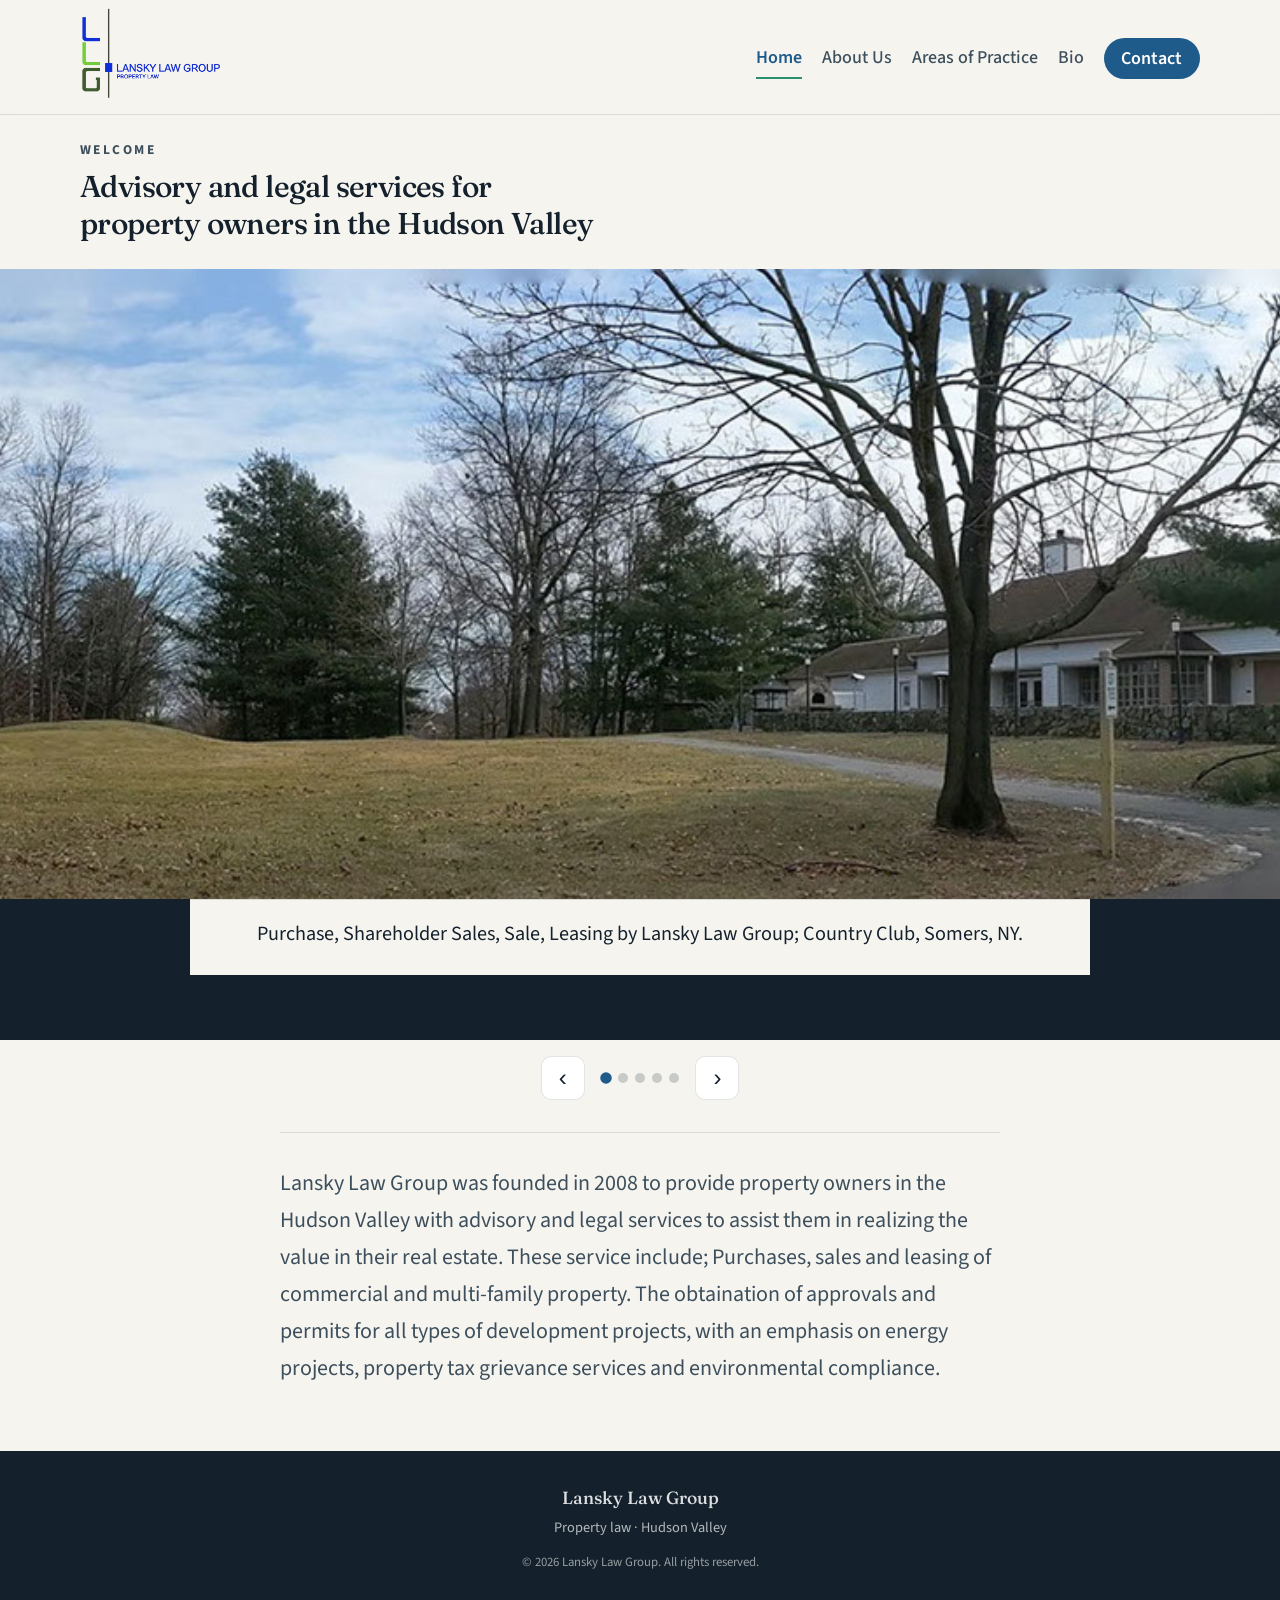
<file: index.html>
<!DOCTYPE html>
<html lang="en">
<head>
  <meta charset="UTF-8" />
  <meta name="viewport" content="width=device-width, initial-scale=1" />
  <meta name="description" content="Lansky Law Group — property law in the Hudson Valley. Construction, commercial real estate, land use and zoning, and property tax grievance." />
  <title>Lansky Law Group | Property Law</title>
  <link rel="preconnect" href="https://fonts.googleapis.com" />
  <link rel="preconnect" href="https://fonts.gstatic.com" crossorigin />
  <link href="https://fonts.googleapis.com/css2?family=Fraunces:opsz,wght@9..144,400;9..144,500;9..144,600&family=Source+Sans+3:ital,wght@0,400;0,500;0,600;0,700;1,400&display=swap" rel="stylesheet" />
  <link rel="stylesheet" href="styles.css" />
</head>
<body>
  <a class="skip-link" href="#main">Skip to content</a>

  <header class="site-header" id="top">
    <div class="header-inner">
      <div class="header-brand-block">
        <a class="brand" href="index.html" aria-label="Lansky Law Group — Property Law, home">
          <img
            class="brand-logo"
            src="logo.png"
            width="280"
            height="72"
            alt=""
          />
        </a>
      </div>

      <button type="button" class="nav-toggle" aria-expanded="false" aria-controls="site-nav" data-nav-toggle>
        <span class="nav-toggle-bars" aria-hidden="true"></span>
        <span class="visually-hidden">Menu</span>
      </button>

      <nav class="site-nav" id="site-nav" aria-label="Primary">
        <ul>
          <li><a href="index.html" aria-current="page">Home</a></li>
          <li><a href="about.html">About Us</a></li>
          <li><a href="practice.html">Areas of Practice</a></li>
          <li><a href="bio.html">Bio</a></li>
          <li><a href="contact.html" class="nav-cta">Contact</a></li>
        </ul>
      </nav>
    </div>
  </header>

  <main id="main">
    <h1 class="visually-hidden">Home — Lansky Law Group</h1>

    <section class="home" aria-labelledby="home-intro-heading">
      <div class="home-intro">
        <div class="container">
          <p class="home-intro__welcome">Welcome</p>
          <h2 id="home-intro-heading" class="home-intro__title">
            Advisory and legal services for property owners in the Hudson Valley
          </h2>
        </div>
      </div>

      <div
        class="carousel"
        data-carousel
        role="region"
        aria-roledescription="carousel"
        aria-label="Project photography and descriptions"
        tabindex="0"
      >
        <div class="carousel__viewport">
          <div class="carousel__track" data-carousel-track>
            <div class="carousel__slide" data-carousel-slide aria-hidden="false">
              <figure class="carousel__figure">
                <div class="carousel__img-wrap">
                  <img src="slide1.jpg" alt="" width="1200" height="675" decoding="async" fetchpriority="high" />
                </div>
                <figcaption class="carousel__caption">
                  Purchase, Shareholder Sales, Sale, Leasing by Lansky Law Group; Country Club, Somers, NY.
                </figcaption>
              </figure>
            </div>
            <div class="carousel__slide" data-carousel-slide aria-hidden="true">
              <figure class="carousel__figure">
                <div class="carousel__img-wrap">
                  <img src="slide2.jpg" alt="" width="1200" height="675" decoding="async" loading="lazy" />
                </div>
                <figcaption class="carousel__caption">
                  Purchase, Environmental Remediation, Environmental Compliance, Owner’s Representation for Construction, Financing, Leasing, by Lansky Law Group; Industrial Complex, Torrington, CT.
                </figcaption>
              </figure>
            </div>
            <div class="carousel__slide" data-carousel-slide aria-hidden="true">
              <figure class="carousel__figure">
                <div class="carousel__img-wrap">
                  <img src="slide3.jpg" alt="" width="1200" height="675" decoding="async" loading="lazy" />
                </div>
                <figcaption class="carousel__caption">
                  Owner’s Representation for Construction, Unit Sales, Planning Approvals, Property Tax Grievance, by Lansky Law Group; Condominium Complex, Beacon, NY.
                </figcaption>
              </figure>
            </div>
            <div class="carousel__slide" data-carousel-slide aria-hidden="true">
              <figure class="carousel__figure">
                <div class="carousel__img-wrap">
                  <img src="slide4.jpg" alt="" width="1200" height="675" decoding="async" loading="lazy" />
                </div>
                <figcaption class="carousel__caption">
                  Purchase, Zoning Variances, Planning Approvals, Building Department Approvals, Financing, Leasing, Environmental Compliance and Owner’s Representation for Construction by Lansky Law Group; Service Station, Elmsford, NY.
                </figcaption>
              </figure>
            </div>
            <div class="carousel__slide" data-carousel-slide aria-hidden="true">
              <figure class="carousel__figure">
                <div class="carousel__img-wrap">
                  <img src="slide5.jpg" alt="" width="1200" height="675" decoding="async" loading="lazy" />
                </div>
                <figcaption class="carousel__caption">
                  Owner’s Representation for Construction, Unit Sales, Planning Approvals, Property Tax Grievance, by Lansky Law Group; Condominium Complex, Beacon, NY.
                </figcaption>
              </figure>
            </div>
          </div>
        </div>

        <div class="carousel__toolbar container">
          <button type="button" class="carousel__btn carousel__btn--prev" data-carousel-prev aria-label="Previous slide">
            <span aria-hidden="true">‹</span>
          </button>
          <div class="carousel__dots" data-carousel-dots></div>
          <button type="button" class="carousel__btn carousel__btn--next" data-carousel-next aria-label="Next slide">
            <span aria-hidden="true">›</span>
          </button>
        </div>

        <p class="visually-hidden" aria-live="polite" data-carousel-live></p>
      </div>

      <div class="container narrow home-blurb">
        <div class="prose lead">
          <p>
            Lansky Law Group was founded in 2008 to provide property owners in the Hudson Valley with advisory and legal services to assist them in realizing the value in their real estate.  These service include; Purchases, sales and leasing of commercial and multi-family property. The obtaination of approvals and permits for all types of development projects, with an emphasis on energy projects, property tax grievance services and environmental compliance.
          </p>
        </div>
      </div>
    </section>
  </main>

  <footer class="site-footer">
    <div class="container footer-inner">
      <p class="footer-brand">Lansky Law Group</p>
      <p class="footer-note">Property law · Hudson Valley</p>
      <p class="footer-copyright">© 2026 Lansky Law Group. All rights reserved.</p>
    </div>
  </footer>

  <script src="main.js"></script>
</body>
</html>
</file>
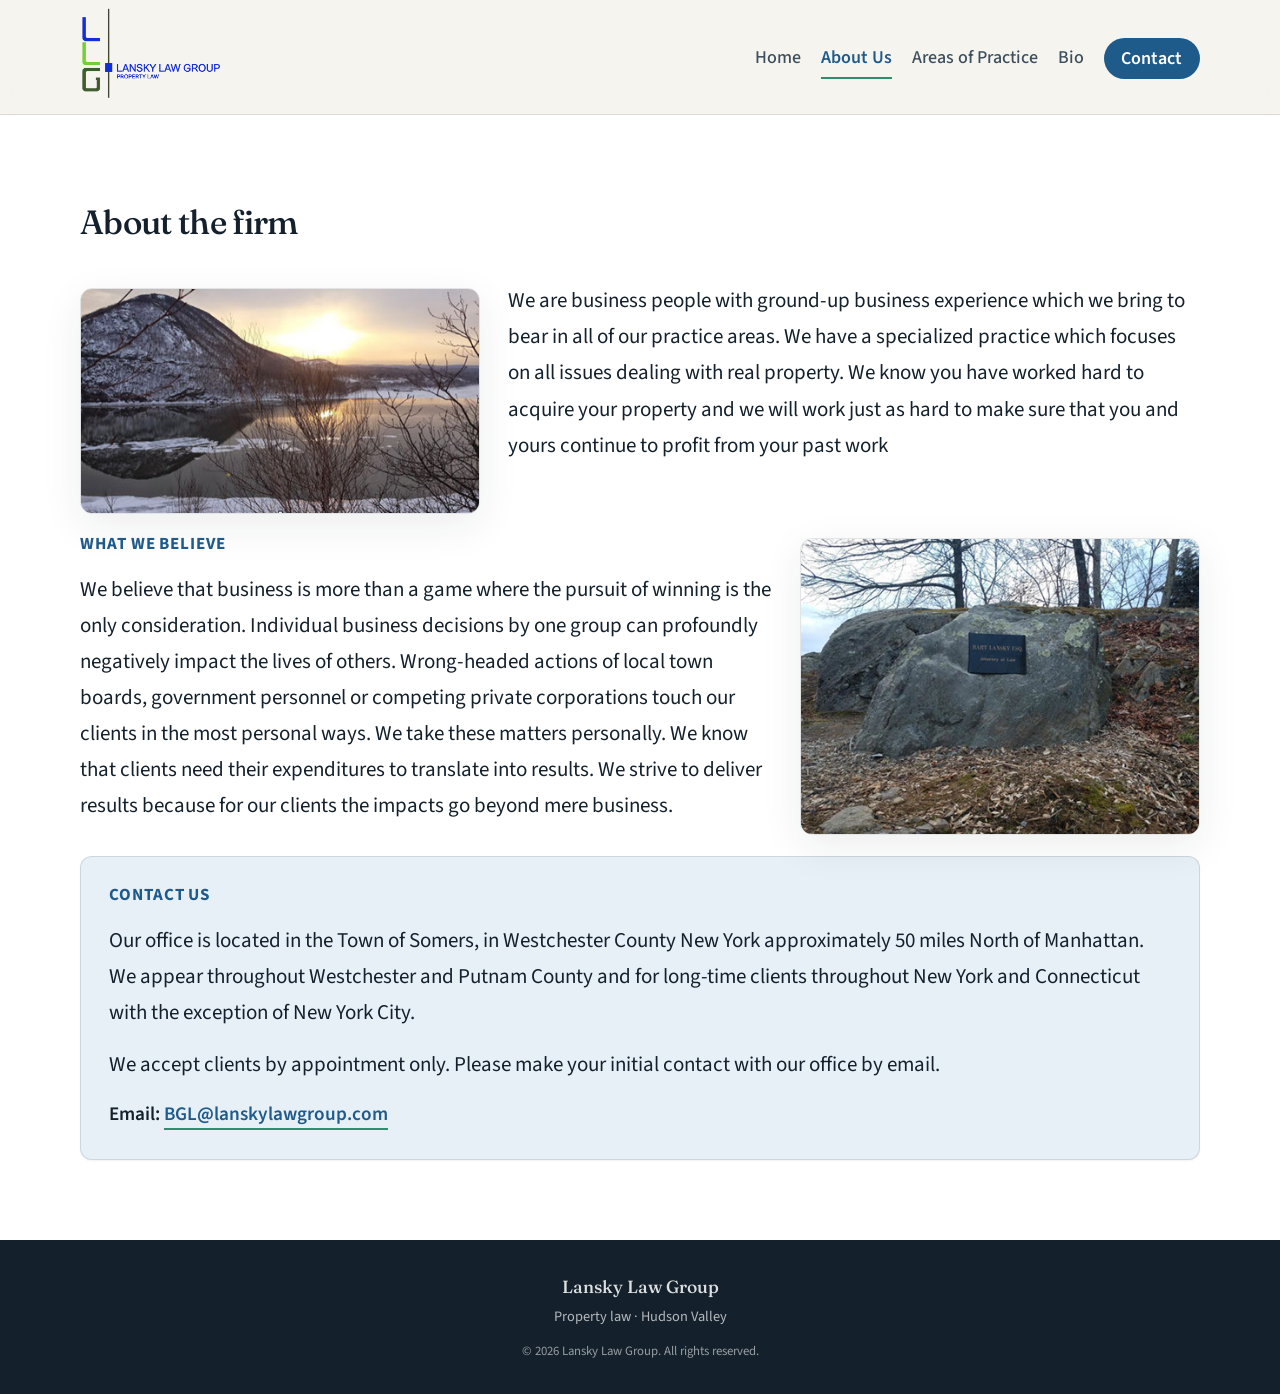
<file: about.html>
<!DOCTYPE html>
<html lang="en">
<head>
  <meta charset="UTF-8" />
  <meta name="viewport" content="width=device-width, initial-scale=1" />
  <meta name="description" content="About Lansky Law Group — Hudson Valley property law, Westchester County." />
  <title>About Us | Lansky Law Group</title>
  <link rel="preconnect" href="https://fonts.googleapis.com" />
  <link rel="preconnect" href="https://fonts.gstatic.com" crossorigin />
  <link href="https://fonts.googleapis.com/css2?family=Fraunces:opsz,wght@9..144,400;9..144,500;9..144,600&family=Source+Sans+3:ital,wght@0,400;0,500;0,600;0,700;1,400&display=swap" rel="stylesheet" />
  <link rel="stylesheet" href="styles.css" />
</head>
<body>
  <a class="skip-link" href="#main">Skip to content</a>

  <header class="site-header" id="top">
    <div class="header-inner">
      <div class="header-brand-block">
        <a class="brand" href="index.html" aria-label="Lansky Law Group — Property Law, home">
          <img
            class="brand-logo"
            src="logo.png"
            width="280"
            height="72"
            alt=""
          />
        </a>
      </div>

      <button type="button" class="nav-toggle" aria-expanded="false" aria-controls="site-nav" data-nav-toggle>
        <span class="nav-toggle-bars" aria-hidden="true"></span>
        <span class="visually-hidden">Menu</span>
      </button>

      <nav class="site-nav" id="site-nav" aria-label="Primary">
        <ul>
          <li><a href="index.html">Home</a></li>
          <li><a href="about.html" aria-current="page">About Us</a></li>
          <li><a href="practice.html">Areas of Practice</a></li>
          <li><a href="bio.html">Bio</a></li>
          <li><a href="contact.html" class="nav-cta">Contact</a></li>
        </ul>
      </nav>
    </div>
  </header>

  <main id="main">
    <section class="section section-alt" id="about" aria-labelledby="about-heading">
      <div class="container">
        <h1 id="about-heading" class="section-title">About the firm</h1>

        <div class="about-split about-split--dual-float">
          <figure class="about-split__figure about-split__figure--float-start">
            <img
              src="about%20the%20firm.jpg"
              alt="About the firm"
              width="640"
              height="480"
              loading="lazy"
              decoding="async"
            />
          </figure>
          <div class="about-split__chunk prose">
            <p>
              We are business people with ground-up business experience which we bring to bear in all of our practice areas.  We have a specialized practice which focuses on all issues dealing with real property.  We know you have worked hard to acquire your property and we will work just as hard to make sure that you and yours continue to profit from your past work
            </p>
          </div>
          <figure class="about-split__figure about-split__figure--float-end">
            <img
              src="contact%20image.jpg"
              alt="Contact us"
              width="640"
              height="480"
              loading="lazy"
              decoding="async"
            />
          </figure>
          <div class="about-split__chunk prose">
            <h2 class="about-block-heading">What we believe</h2>
            <p>
              We believe that business is more than a game where the pursuit of winning is the only consideration.  Individual business decisions by one group can profoundly negatively impact the lives of others.  Wrong-headed actions of local town boards, government personnel or competing private corporations touch our clients in the most personal ways.  We take these matters personally.  We know that clients need their expenditures to translate into results.  We strive to deliver results because for our clients the impacts go beyond mere business.
            </p>
          </div>
          <div class="about-contact-panel prose">
            <h2 class="about-block-heading">Contact us</h2>
            <p>
              Our office is located in the Town of Somers, in Westchester County New York approximately 50 miles North of Manhattan. We appear throughout Westchester and Putnam County and for long-time clients throughout  New York and Connecticut with the exception of New York City.
            </p>
            <p>
              We accept clients by appointment only. Please make your initial contact with our office by email.
            </p>
            <p class="about-contact-email">
              Email: <a href="mailto:BGL@lanskylawgroup.com">BGL@lanskylawgroup.com</a>
            </p>
          </div>
        </div>
      </div>
    </section>
  </main>

  <footer class="site-footer">
    <div class="container footer-inner">
      <p class="footer-brand">Lansky Law Group</p>
      <p class="footer-note">Property law · Hudson Valley</p>
      <p class="footer-copyright">© 2026 Lansky Law Group. All rights reserved.</p>
    </div>
  </footer>

  <script src="main.js"></script>
</body>
</html>
</file>
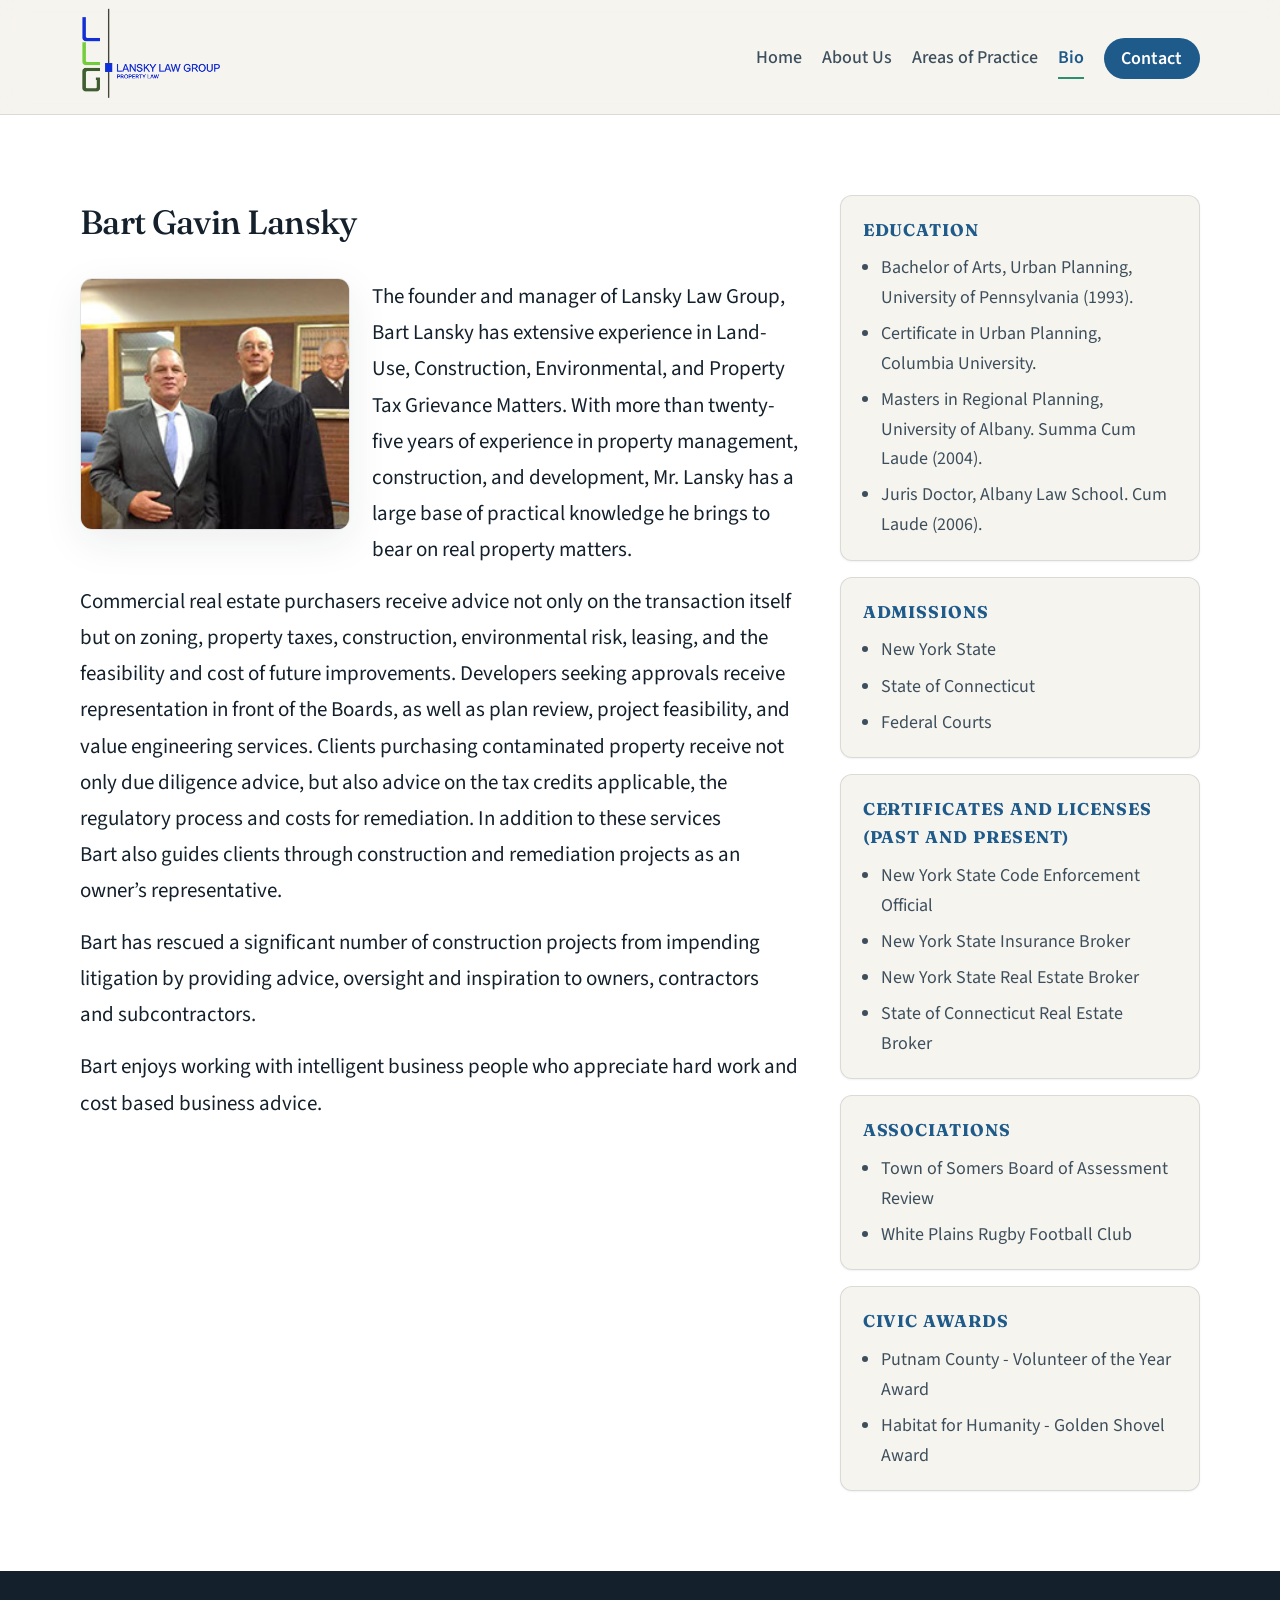
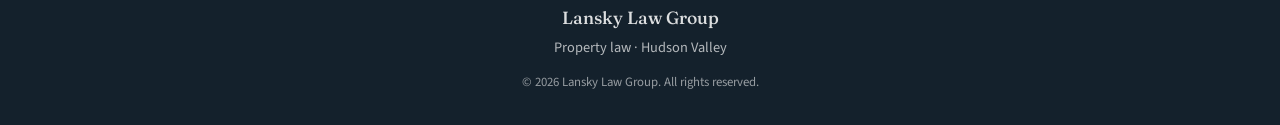
<file: bio.html>
<!DOCTYPE html>
<html lang="en">
<head>
  <meta charset="UTF-8" />
  <meta name="viewport" content="width=device-width, initial-scale=1" />
  <meta name="description" content="Bart Gavin Lansky — Lansky Law Group, property law Hudson Valley." />
  <title>Bio | Lansky Law Group</title>
  <link rel="preconnect" href="https://fonts.googleapis.com" />
  <link rel="preconnect" href="https://fonts.gstatic.com" crossorigin />
  <link href="https://fonts.googleapis.com/css2?family=Fraunces:opsz,wght@9..144,400;9..144,500;9..144,600&family=Source+Sans+3:ital,wght@0,400;0,500;0,600;0,700;1,400&display=swap" rel="stylesheet" />
  <link rel="stylesheet" href="styles.css" />
</head>
<body>
  <a class="skip-link" href="#main">Skip to content</a>

  <header class="site-header" id="top">
    <div class="header-inner">
      <div class="header-brand-block">
        <a class="brand" href="index.html" aria-label="Lansky Law Group — Property Law, home">
          <img
            class="brand-logo"
            src="logo.png"
            width="280"
            height="72"
            alt=""
          />
        </a>
      </div>

      <button type="button" class="nav-toggle" aria-expanded="false" aria-controls="site-nav" data-nav-toggle>
        <span class="nav-toggle-bars" aria-hidden="true"></span>
        <span class="visually-hidden">Menu</span>
      </button>

      <nav class="site-nav" id="site-nav" aria-label="Primary">
        <ul>
          <li><a href="index.html">Home</a></li>
          <li><a href="about.html">About Us</a></li>
          <li><a href="practice.html">Areas of Practice</a></li>
          <li><a href="bio.html" aria-current="page">Bio</a></li>
          <li><a href="contact.html" class="nav-cta">Contact</a></li>
        </ul>
      </nav>
    </div>
  </header>

  <main id="main">
    <section class="section section-alt" id="bio" aria-labelledby="bio-heading">
      <div class="container">
        <div class="bio-layout">
          <div class="bio-main">
            <h1 id="bio-heading" class="section-title">Bart Gavin Lansky</h1>
            <div class="bio-intro-row">
              <figure class="bio-photo">
                <img
                  src="bio220x204.jpg"
                  width="260"
                  height="241"
                  alt="Bart Gavin Lansky"
                  loading="lazy"
                />
              </figure>
              <div class="prose bio-prose">
                <p>
                  The founder and manager of Lansky Law Group, Bart Lansky has extensive experience in Land-Use, Construction, Environmental, and Property Tax Grievance Matters. With more than twenty-five years of experience in property management, construction, and development, Mr. Lansky has a large base of practical knowledge he brings to bear on real property&nbsp;matters.
                </p>
                <p>
                  Commercial real estate purchasers receive advice not only on the transaction itself but on zoning, property taxes, construction, environmental risk, leasing, and the feasibility and cost of future improvements. Developers seeking approvals receive representation in front of the Boards, as well as plan review, project feasibility, and value engineering services. Clients purchasing contaminated property receive not only due diligence advice, but also advice on the tax credits applicable, the regulatory process and costs for remediation. In addition to these services Bart also guides clients through construction and remediation projects as an owner’s representative.
                </p>
                <p>
                  Bart has rescued a significant number of construction projects from impending litigation by providing advice, oversight and inspiration to owners, contractors and subcontractors.
                </p>
                <p>
                  Bart enjoys working with intelligent business people who appreciate hard work and cost based business advice.
                </p>
              </div>
            </div>
          </div>
          <aside class="bio-aside" aria-label="Credentials">
            <div class="credentials-card">
              <h2 class="subsection-title credentials-label">Education</h2>
              <ul class="plain-list">
                <li>Bachelor of Arts, Urban Planning, University of Pennsylvania (1993).</li>
                <li>Certificate in Urban Planning, Columbia University.</li>
                <li>Masters in Regional Planning, University of Albany. Summa Cum Laude (2004).</li>
                <li>Juris Doctor, Albany Law School. Cum Laude (2006).</li>
              </ul>
            </div>
            <div class="credentials-card">
              <h2 class="subsection-title credentials-label">Admissions</h2>
              <ul class="plain-list">
                <li>New York State</li>
                <li>State of Connecticut</li>
                <li>Federal Courts</li>
              </ul>
            </div>
            <div class="credentials-card">
              <h2 class="subsection-title credentials-label">Certificates and licenses (past and present)</h2>
              <ul class="plain-list">
                <li>New York State Code Enforcement Official</li>
                <li>New York State Insurance Broker</li>
                <li>New York State Real Estate Broker</li>
                <li>State of Connecticut Real Estate Broker</li>
              </ul>
            </div>
            <div class="credentials-card">
              <h2 class="subsection-title credentials-label">Associations</h2>
              <ul class="plain-list">
                <li>Town of Somers Board of Assessment Review</li>
                <li>White Plains Rugby Football Club</li>
              </ul>
            </div>
            <div class="credentials-card">
              <h2 class="subsection-title credentials-label">Civic awards</h2>
              <ul class="plain-list">
                <li>Putnam County - Volunteer of the Year Award</li>
                <li>Habitat for Humanity - Golden Shovel Award</li>
              </ul>
            </div>
          </aside>
        </div>
      </div>
    </section>
  </main>

  <footer class="site-footer">
    <div class="container footer-inner">
      <p class="footer-brand">Lansky Law Group</p>
      <p class="footer-note">Property law · Hudson Valley</p>
      <p class="footer-copyright">© 2026 Lansky Law Group. All rights reserved.</p>
    </div>
  </footer>

  <script src="main.js"></script>
</body>
</html>
</file>
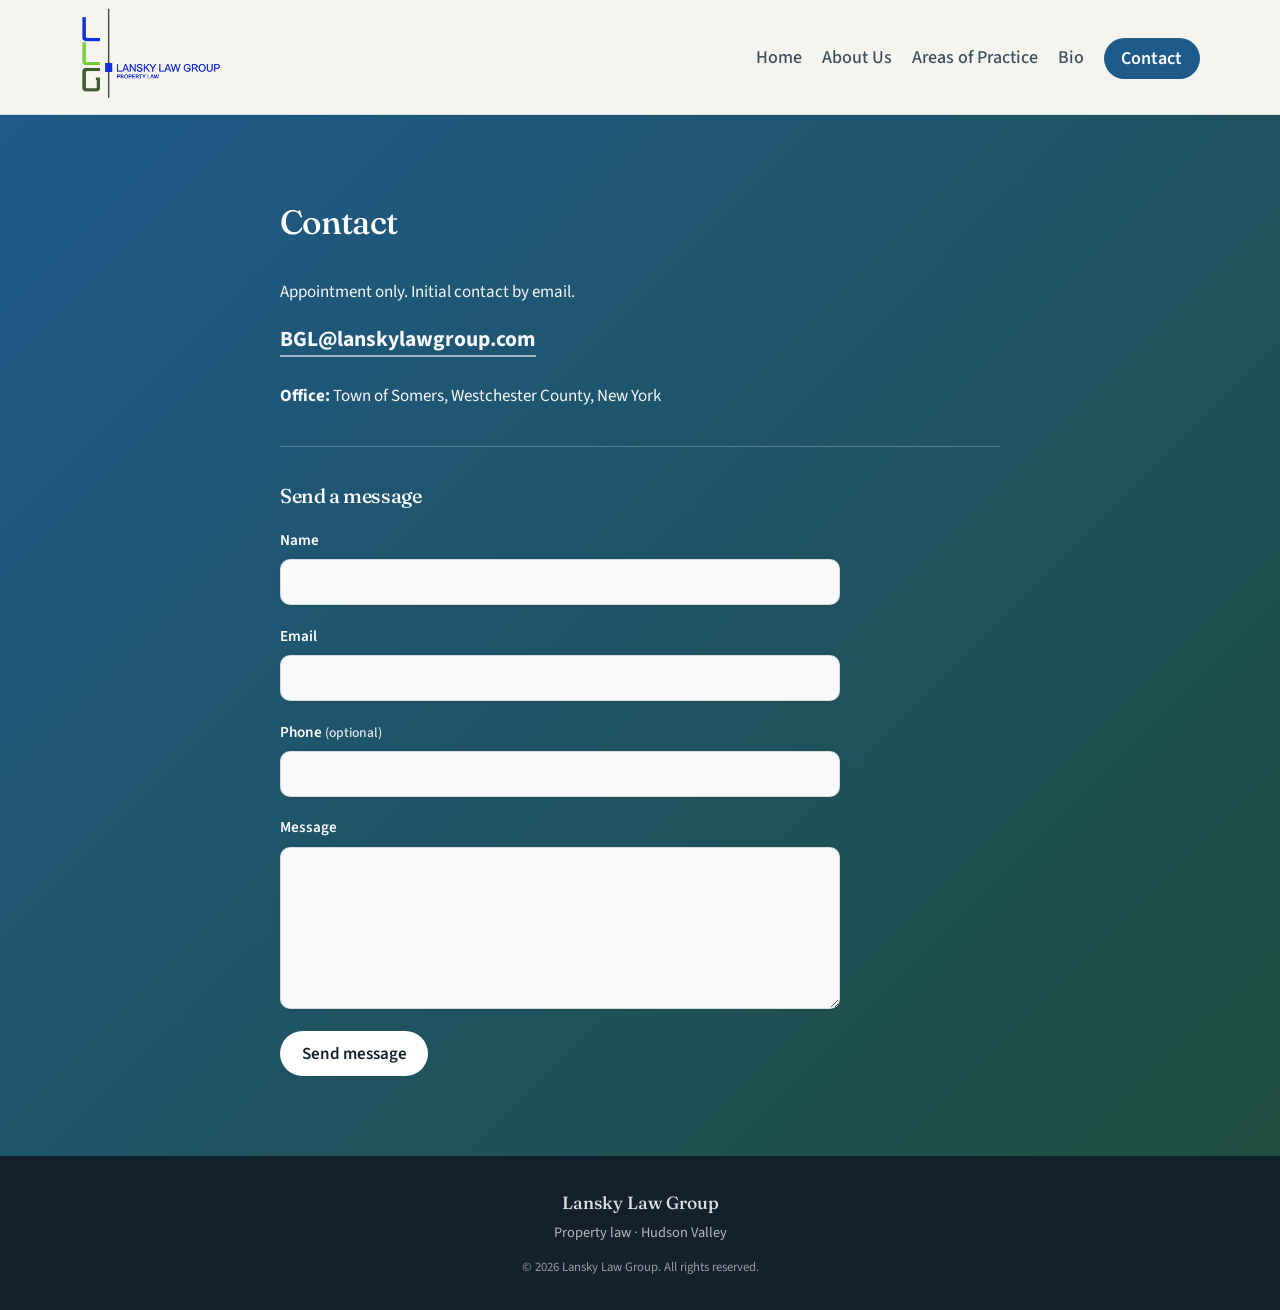
<file: contact.html>
<!DOCTYPE html>
<html lang="en">
<head>
  <meta charset="UTF-8" />
  <meta name="viewport" content="width=device-width, initial-scale=1" />
  <meta name="description" content="Contact Lansky Law Group — appointment only, Westchester County, New York." />
  <title>Contact | Lansky Law Group</title>
  <link rel="preconnect" href="https://fonts.googleapis.com" />
  <link rel="preconnect" href="https://fonts.gstatic.com" crossorigin />
  <link href="https://fonts.googleapis.com/css2?family=Fraunces:opsz,wght@9..144,400;9..144,500;9..144,600&family=Source+Sans+3:ital,wght@0,400;0,500;0,600;0,700;1,400&display=swap" rel="stylesheet" />
  <link rel="stylesheet" href="styles.css" />
</head>
<body>
  <a class="skip-link" href="#main">Skip to content</a>

  <header class="site-header" id="top">
    <div class="header-inner">
      <div class="header-brand-block">
        <a class="brand" href="index.html" aria-label="Lansky Law Group — Property Law, home">
          <img
            class="brand-logo"
            src="logo.png"
            width="280"
            height="72"
            alt=""
          />
        </a>
      </div>

      <button type="button" class="nav-toggle" aria-expanded="false" aria-controls="site-nav" data-nav-toggle>
        <span class="nav-toggle-bars" aria-hidden="true"></span>
        <span class="visually-hidden">Menu</span>
      </button>

      <nav class="site-nav" id="site-nav" aria-label="Primary">
        <ul>
          <li><a href="index.html">Home</a></li>
          <li><a href="about.html">About Us</a></li>
          <li><a href="practice.html">Areas of Practice</a></li>
          <li><a href="bio.html">Bio</a></li>
          <li><a href="contact.html" class="nav-cta" aria-current="page">Contact</a></li>
        </ul>
      </nav>
    </div>
  </header>

  <main id="main">
    <section class="section contact-section" id="contact" aria-labelledby="contact-heading">
      <div class="container narrow">
        <h1 id="contact-heading" class="section-title">Contact</h1>
        <div class="prose">
          <p>
            Appointment only. Initial contact by email.
          </p>
          <p class="contact-email">
            <a href="mailto:BGL@lanskylawgroup.com">BGL@lanskylawgroup.com</a>
          </p>
          <p>
            <strong>Office:</strong> Town of Somers, Westchester County, New York
          </p>
        </div>

        <div class="contact-form-wrap" aria-labelledby="contact-form-heading">
          <h2 id="contact-form-heading" class="contact-form-heading">Send a message</h2>
          <p id="contact-thanks" class="contact-thanks" role="status" hidden>
            Thank you. Your message has been sent.
          </p>
          <form
            class="contact-form"
            id="contact-form"
            action="https://formsubmit.co/BGL@lanskylawgroup.com"
            method="post"
          >
            <input type="hidden" name="_subject" value="New contact — Lansky Law Group website" />
            <input type="hidden" name="_next" id="contact-form-next" value="" />
            <input type="hidden" name="_template" value="table" />
            <label class="visually-hidden" for="contact-honey">Do not fill this field</label>
            <input
              type="text"
              name="_honey"
              id="contact-honey"
              class="contact-honey"
              tabindex="-1"
              autocomplete="off"
              aria-hidden="true"
            />

            <div class="form-field">
              <label for="contact-name">Name</label>
              <input id="contact-name" name="name" type="text" required autocomplete="name" />
            </div>
            <div class="form-field">
              <label for="contact-email-field">Email</label>
              <input
                id="contact-email-field"
                name="email"
                type="email"
                required
                autocomplete="email"
              />
            </div>
            <div class="form-field">
              <label for="contact-phone">Phone <span class="form-optional">(optional)</span></label>
              <input
                id="contact-phone"
                name="phone"
                type="tel"
                autocomplete="tel"
              />
            </div>
            <div class="form-field">
              <label for="contact-message">Message</label>
              <textarea
                id="contact-message"
                name="message"
                rows="6"
                required
              ></textarea>
            </div>
            <div class="form-actions">
              <button type="submit" class="contact-form-submit">Send message</button>
            </div>
          </form>
        </div>
      </div>
    </section>
  </main>

  <footer class="site-footer">
    <div class="container footer-inner">
      <p class="footer-brand">Lansky Law Group</p>
      <p class="footer-note">Property law · Hudson Valley</p>
      <p class="footer-copyright">© 2026 Lansky Law Group. All rights reserved.</p>
    </div>
  </footer>

  <script src="main.js"></script>
</body>
</html>
</file>
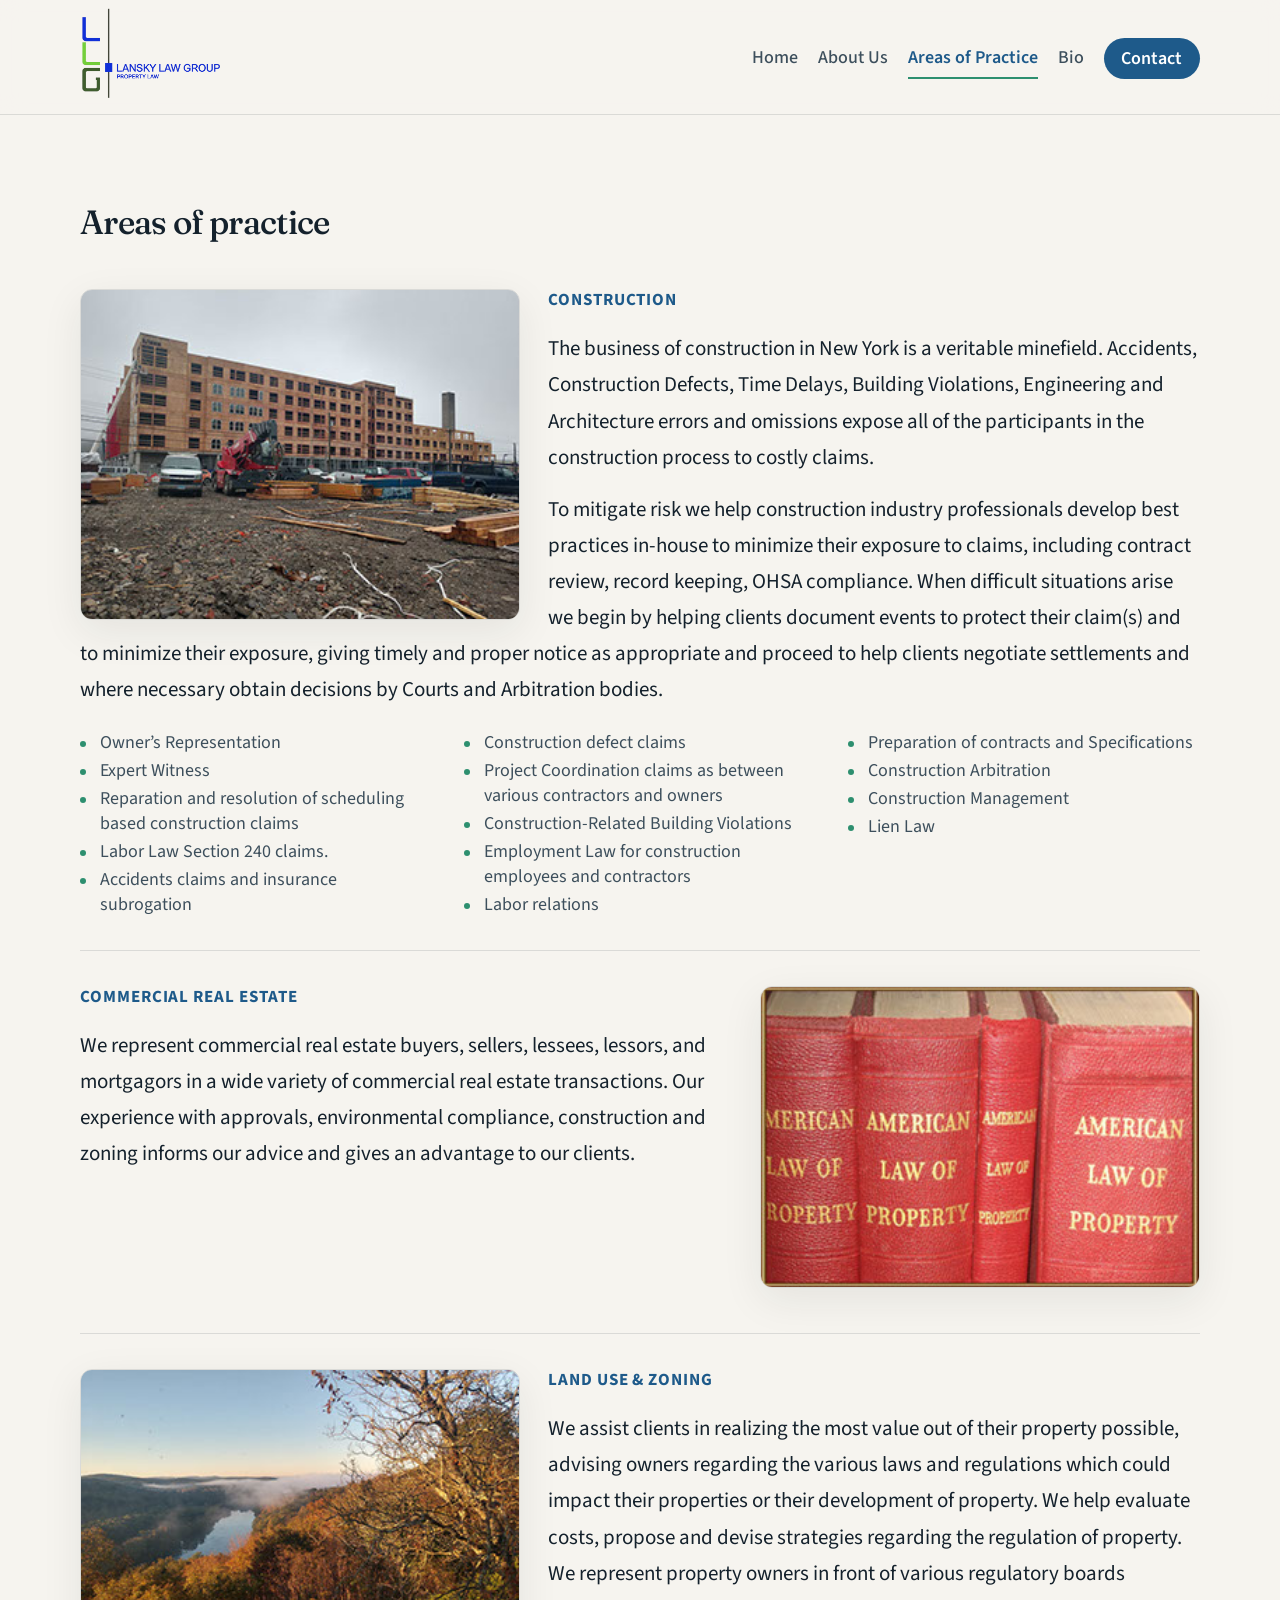
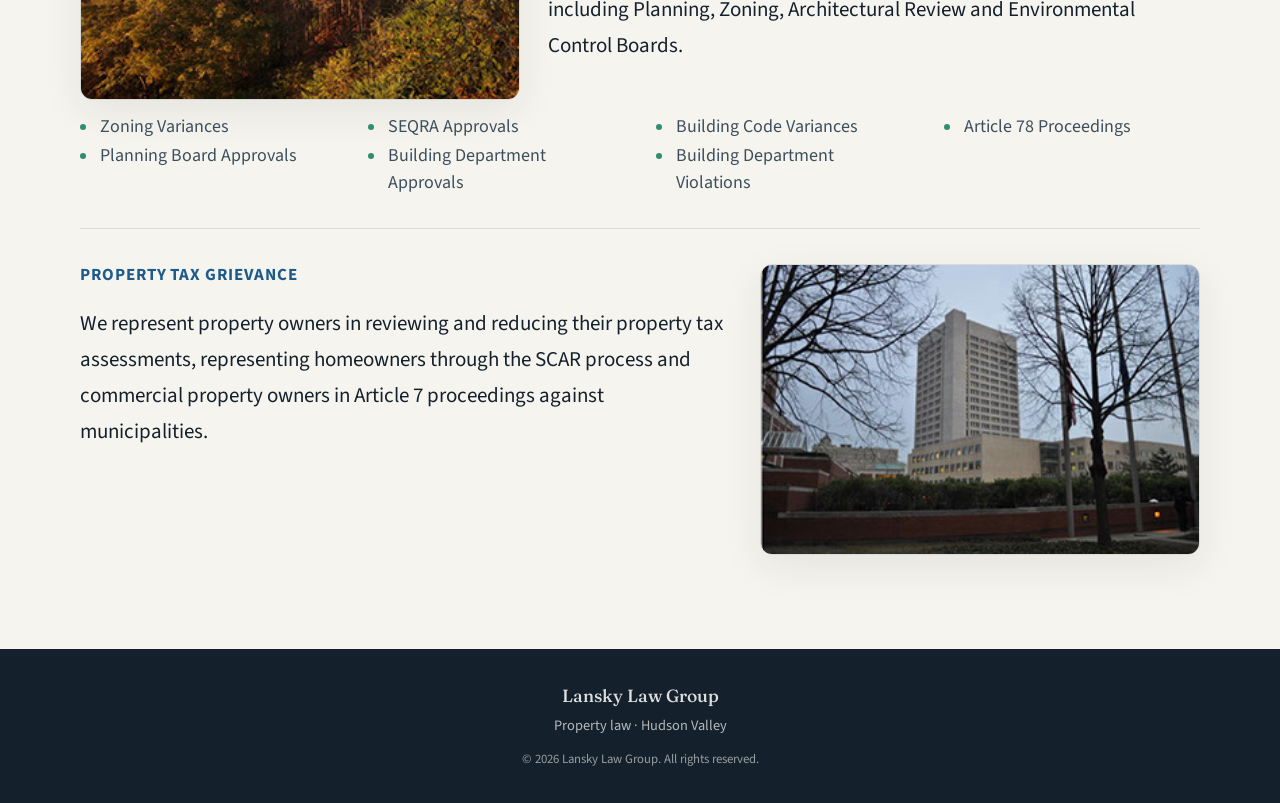
<file: practice.html>
<!DOCTYPE html>
<html lang="en">
<head>
  <meta charset="UTF-8" />
  <meta name="viewport" content="width=device-width, initial-scale=1" />
  <meta name="description" content="Areas of practice — Lansky Law Group: construction, commercial real estate, land use and zoning, property tax grievance." />
  <title>Areas of Practice | Lansky Law Group</title>
  <link rel="preconnect" href="https://fonts.googleapis.com" />
  <link rel="preconnect" href="https://fonts.gstatic.com" crossorigin />
  <link href="https://fonts.googleapis.com/css2?family=Fraunces:opsz,wght@9..144,400;9..144,500;9..144,600&family=Source+Sans+3:ital,wght@0,400;0,500;0,600;0,700;1,400&display=swap" rel="stylesheet" />
  <link rel="stylesheet" href="styles.css" />
</head>
<body>
  <a class="skip-link" href="#main">Skip to content</a>

  <header class="site-header" id="top">
    <div class="header-inner">
      <div class="header-brand-block">
        <a class="brand" href="index.html" aria-label="Lansky Law Group — Property Law, home">
          <img
            class="brand-logo"
            src="logo.png"
            width="280"
            height="72"
            alt=""
          />
        </a>
      </div>

      <button type="button" class="nav-toggle" aria-expanded="false" aria-controls="site-nav" data-nav-toggle>
        <span class="nav-toggle-bars" aria-hidden="true"></span>
        <span class="visually-hidden">Menu</span>
      </button>

      <nav class="site-nav" id="site-nav" aria-label="Primary">
        <ul>
          <li><a href="index.html">Home</a></li>
          <li><a href="about.html">About Us</a></li>
          <li><a href="practice.html" aria-current="page">Areas of Practice</a></li>
          <li><a href="bio.html">Bio</a></li>
          <li><a href="contact.html" class="nav-cta">Contact</a></li>
        </ul>
      </nav>
    </div>
  </header>

  <main id="main">
    <section class="section" id="practice" aria-labelledby="practice-heading">
      <div class="container">
        <h1 id="practice-heading" class="section-title">Areas of practice</h1>

        <article class="practice-block practice-split">
          <figure class="practice-split__figure">
            <img
              src="areas3.jpg"
              width="640"
              height="480"
              alt="Construction law"
              loading="lazy"
              decoding="async"
            />
          </figure>
          <div class="practice-split__body">
            <h2 class="practice-title">Construction</h2>
            <div class="prose">
              <p>
                The business of construction in New York is a veritable minefield.  Accidents, Construction Defects, Time Delays, Building Violations, Engineering and Architecture errors and omissions expose all of the participants in the construction process to costly claims.
              </p>
              <p>
                To mitigate risk we help construction industry professionals develop best practices in-house to minimize their exposure to claims, including contract review, record keeping, OHSA compliance.  When difficult situations arise we begin by helping clients document events to protect their claim(s) and to minimize their exposure, giving timely and proper notice as appropriate and proceed to help clients negotiate settlements and where necessary obtain decisions by Courts and Arbitration bodies.
              </p>
            </div>
          </div>
          <ul class="bullet-list cols-4">
            <li>Owner’s Representation</li>
            <li>Expert Witness</li>
            <li>Reparation and resolution of scheduling based construction claims</li>
            <li>Labor Law Section 240 claims.</li>
            <li>Accidents claims and insurance subrogation</li>
            <li>Construction defect claims</li>
            <li>Project Coordination claims as between various contractors and owners</li>
            <li>Construction-Related Building Violations</li>
            <li>Employment Law for construction employees and contractors</li>
            <li>Labor relations</li>
            <li>Preparation of contracts and Specifications</li>
            <li>Construction Arbitration</li>
            <li>Construction Management</li>
            <li>Lien Law</li>
          </ul>
        </article>

        <article class="practice-block practice-split practice-split--reverse">
          <figure class="practice-split__figure">
            <img
              src="areas2.jpg"
              width="640"
              height="480"
              alt="Commercial real estate"
              loading="lazy"
              decoding="async"
            />
          </figure>
          <div class="practice-split__body">
            <h2 class="practice-title">Commercial real estate</h2>
            <div class="prose">
              <p>
                We represent  commercial real estate buyers, sellers, lessees, lessors,  and mortgagors in a wide variety of commercial real estate transactions.  Our experience with approvals, environmental compliance, construction and zoning informs our advice and gives an advantage to our clients.
              </p>
            </div>
          </div>
        </article>

        <article class="practice-block practice-split">
          <figure class="practice-split__figure">
            <img
              src="areas1.jpg"
              width="640"
              height="480"
              alt="Land use and zoning"
              loading="lazy"
              decoding="async"
            />
          </figure>
          <div class="practice-split__body">
            <h2 class="practice-title">Land use &amp; zoning</h2>
            <div class="prose">
              <p>
                We assist clients in realizing the most value out of their property possible, advising owners regarding the various laws and regulations which could impact their properties or their development of property. We help evaluate costs, propose and devise strategies regarding the regulation of property. We represent property owners in front of various regulatory boards including Planning, Zoning, Architectural Review and Environmental Control Boards.
              </p>
            </div>
          </div>
          <ul class="bullet-list cols-4-pairs">
            <li>Zoning Variances</li>
            <li>Planning Board Approvals</li>
            <li>SEQRA Approvals</li>
            <li>Building Department Approvals</li>
            <li>Building Code Variances</li>
            <li>Building Department Violations</li>
            <li>Article 78 Proceedings</li>
          </ul>
        </article>

        <article class="practice-block practice-split practice-split--reverse">
          <figure class="practice-split__figure">
            <img
              src="areas4.jpg"
              width="640"
              height="480"
              alt="Property tax grievance"
              loading="lazy"
              decoding="async"
            />
          </figure>
          <div class="practice-split__body">
            <h2 class="practice-title">Property tax grievance</h2>
            <div class="prose">
              <p>
                We represent property owners in reviewing and reducing their property tax assessments, representing homeowners through the SCAR process and commercial property owners in Article 7 proceedings against municipalities.
              </p>
            </div>
          </div>
        </article>
      </div>
    </section>
  </main>

  <footer class="site-footer">
    <div class="container footer-inner">
      <p class="footer-brand">Lansky Law Group</p>
      <p class="footer-note">Property law · Hudson Valley</p>
      <p class="footer-copyright">© 2026 Lansky Law Group. All rights reserved.</p>
    </div>
  </footer>

  <script src="main.js"></script>
</body>
</html>
</file>
<file: styles.css>
/* Lansky Law Group — site styles */

:root {
  --color-ink: #14212c;
  --color-ink-muted: #3d4f5c;
  --color-blue: #1e5a8a;
  --color-blue-soft: #e8f0f7;
  --color-green: #2d8f6f;
  --color-green-dark: #1f4d3f;
  --color-cream: #f6f4ef;
  --color-white: #fff;
  --color-border: rgba(20, 33, 44, 0.12);
  --font-serif: "Fraunces", Georgia, "Times New Roman", serif;
  --font-sans: "Source Sans 3", system-ui, -apple-system, sans-serif;
  --shadow-sm: 0 1px 2px rgba(20, 33, 44, 0.06);
  --shadow-md: 0 12px 40px rgba(20, 33, 44, 0.08);
  --radius: 12px;
  --header-h: 80px;
}

*,
*::before,
*::after {
  box-sizing: border-box;
}

html {
  scroll-behavior: smooth;
}

@media (prefers-reduced-motion: reduce) {
  html {
    scroll-behavior: auto;
  }
}

body {
  margin: 0;
  font-family: var(--font-sans);
  font-size: 1.0625rem;
  line-height: 1.65;
  color: var(--color-ink);
  background: var(--color-cream);
}

img {
  max-width: 100%;
  height: auto;
  display: block;
}

.visually-hidden {
  position: absolute;
  width: 1px;
  height: 1px;
  padding: 0;
  margin: -1px;
  overflow: hidden;
  clip: rect(0, 0, 0, 0);
  white-space: nowrap;
  border: 0;
}

.skip-link {
  position: absolute;
  left: -9999px;
  top: 0;
  z-index: 999;
  padding: 0.75rem 1rem;
  background: var(--color-ink);
  color: var(--color-white);
  text-decoration: none;
  font-weight: 600;
}

.skip-link:focus {
  left: 1rem;
  top: 1rem;
}

.container {
  width: min(100% - 2rem, 1120px);
  margin-inline: auto;
}

.container.narrow {
  width: min(100% - 2rem, 720px);
}

/* Header */
.site-header {
  position: sticky;
  top: 0;
  z-index: 100;
  background: rgba(246, 244, 239, 0.92);
  backdrop-filter: blur(12px);
  border-bottom: 1px solid var(--color-border);
}

.header-inner {
  width: min(100% - 1.5rem, 1120px);
  margin-inline: auto;
  min-height: var(--header-h);
  padding-top: 0.5rem;
  padding-bottom: 0.3rem;
  display: flex;
  align-items: center;
  justify-content: space-between;
  gap: 0.75rem 1.25rem;
  flex-wrap: wrap;
}

.header-brand-block {
  flex: 1 1 auto;
  min-width: 0;
}

.brand {
  display: inline-flex;
  align-items: center;
  flex-wrap: wrap;
  gap: 0.85rem 1.25rem;
  text-decoration: none;
  color: inherit;
  flex: 1 1 auto;
  min-width: 0;
}

.brand-logo {
  display: block;
  height: clamp(56px, 12vw, 92px);
  width: auto;
  max-width: min(340px, 42vw);
  object-fit: contain;
  object-position: left center;
  flex-shrink: 0;
}

@media (max-width: 520px) {
  .brand-logo {
    height: clamp(48px, 14vw, 72px);
    max-width: min(300px, 70vw);
  }
}

/* Mobile portrait: logo is the primary mark */
@media (max-width: 820px) and (orientation: portrait) {
  .brand {
    flex-wrap: nowrap;
    gap: 0;
    align-items: center;
    /* Fill row so % max-width on the img can use full space minus toggle */
    width: 100%;
    min-width: 0;
  }

  .brand-logo {
    max-width: min(100%, calc(100vw - 3.25rem));
    width: auto;
    height: auto;
    max-height: min(88px, max(46px, 23vw));
    object-fit: contain;
    object-position: left center;
  }
}

/* Nav */
.nav-toggle {
  display: none;
  align-items: center;
  justify-content: center;
  width: 44px;
  height: 44px;
  padding: 0;
  border: 1px solid var(--color-border);
  border-radius: 10px;
  background: var(--color-white);
  cursor: pointer;
}

.nav-toggle-bars {
  width: 20px;
  height: 14px;
  border-top: 2px solid var(--color-ink);
  border-bottom: 2px solid var(--color-ink);
  position: relative;
}

.nav-toggle-bars::after {
  content: "";
  position: absolute;
  left: 0;
  right: 0;
  top: 50%;
  transform: translateY(-50%);
  height: 2px;
  background: var(--color-ink);
}

.site-nav {
  flex-shrink: 0;
}

.site-nav ul {
  list-style: none;
  margin: 0;
  padding: 0;
  display: flex;
  flex-wrap: wrap;
  gap: 0.25rem 1.25rem;
  align-items: center;
  justify-content: flex-end;
}

.site-nav a {
  color: var(--color-ink-muted);
  text-decoration: none;
  font-weight: 500;
  font-size: 1.0625rem;
  padding: 0.35rem 0;
  border-bottom: 2px solid transparent;
  transition: color 0.15s ease, border-color 0.15s ease;
}

.site-nav a:hover,
.site-nav a:focus-visible {
  color: var(--color-blue);
  border-bottom-color: var(--color-green);
}

.site-nav .nav-cta {
  background: var(--color-blue);
  color: var(--color-white) !important;
  padding: 0.45rem 1rem;
  border-radius: 999px;
  border-bottom: none !important;
  font-weight: 600;
}

.site-nav .nav-cta:hover,
.site-nav .nav-cta:focus-visible {
  background: var(--color-green-dark);
}

.site-nav a[aria-current="page"] {
  color: var(--color-blue);
  font-weight: 600;
  border-bottom-color: var(--color-green);
}

.site-nav .nav-cta[aria-current="page"] {
  border-bottom: none;
}

@media (min-width: 821px) {
  .site-nav a {
    font-size: 1.125rem;
    padding: 0.4rem 0;
  }

  .site-nav .nav-cta {
    padding: 0.5rem 1.1rem;
  }
}

@media (max-width: 820px) {
  .site-header {
    position: relative;
  }

  .header-inner {
    min-height: 0;
    flex-wrap: nowrap;
    padding-top: 0.35rem;
    padding-bottom: 0.18rem;
  }

  .header-brand-block {
    flex: 1 1 0;
    min-width: 0;
  }

  .nav-toggle {
    display: flex;
    flex-shrink: 0;
  }

  .site-nav {
    position: absolute;
    left: 0;
    right: 0;
    top: 100%;
    background: rgba(246, 244, 239, 0.98);
    border-bottom: 1px solid var(--color-border);
    max-height: 0;
    overflow: hidden;
    transition: max-height 0.35s ease;
  }

  body.nav-open .site-nav {
    max-height: min(80vh, 400px);
  }

  .site-nav ul {
    flex-direction: column;
    align-items: stretch;
    padding: 0.75rem 1rem 1.25rem;
    gap: 0;
  }

  .site-nav a {
    display: block;
    padding: 0.65rem 0;
  }

  .site-nav a[aria-current="page"] {
    color: var(--color-blue);
    font-weight: 600;
    border-bottom-color: transparent;
  }

  .site-nav a[aria-current="page"]:hover,
  .site-nav a[aria-current="page"]:focus-visible {
    color: var(--color-blue);
    border-bottom-color: transparent;
  }

  .site-nav .nav-cta[aria-current="page"] {
    background: transparent;
    color: var(--color-blue) !important;
    padding: 0.65rem 0;
    border-radius: 0;
    border-bottom: 2px solid transparent;
  }

  .site-nav .nav-cta[aria-current="page"]:hover,
  .site-nav .nav-cta[aria-current="page"]:focus-visible {
    background: transparent;
    color: var(--color-green-dark) !important;
    border-bottom-color: transparent;
  }
}

@media (max-width: 820px) and (orientation: portrait) {
  .header-inner {
    padding-top: 0.28rem;
    padding-bottom: 0.12rem;
    gap: 0.35rem;
  }
}

/* Home — intro, carousel + blurb */
.home {
  padding-top: 0;
  padding-bottom: clamp(2.5rem, 6vw, 4rem);
}

.home-intro {
  padding: 1rem 0 1.25rem;
}

.home-intro__welcome {
  margin: 0 0 0.4rem;
  font-size: 0.8rem;
  font-weight: 700;
  letter-spacing: 0.18em;
  text-transform: uppercase;
  color: var(--color-ink-muted);
}

.home-intro__title {
  margin: 0;
  font-family: var(--font-serif);
  font-weight: 500;
  font-size: clamp(1.32rem, 2.85vw, 1.75rem);
  line-height: 1.28;
  color: var(--color-ink);
  letter-spacing: -0.02em;
  max-width: 38ch;
  text-wrap: balance;
}

@media (min-width: 821px) {
  .home-intro {
    padding: 1.5rem 0 1.65rem;
  }

  .home-intro__welcome {
    font-size: 0.84rem;
    margin-bottom: 0.5rem;
  }

  .home-intro__title {
    font-size: clamp(1.45rem, 2.35vw, 1.95rem);
    max-width: 44ch;
    line-height: 1.22;
  }
}

.home-blurb {
  margin-top: 2rem;
  padding-top: 2rem;
  border-top: 1px solid var(--color-border);
}

/* Carousel */
.carousel {
  width: 100%;
}

.carousel__viewport {
  overflow: hidden;
  width: 100%;
  background: var(--color-ink);
}

.carousel__track {
  display: flex;
  flex-direction: row;
  align-items: stretch;
  width: 500%;
  transition: transform 0.5s ease;
  will-change: transform;
}

.carousel__slide {
  flex: 0 0 20%;
  width: 20%;
  min-height: 0;
}

.carousel__figure {
  margin: 0;
  display: flex;
  flex-direction: column;
}

.carousel__img-wrap {
  position: relative;
  width: 100%;
  aspect-ratio: 16 / 9;
  max-height: min(70vh, 640px);
  background: #1a2830;
}

.carousel__img-wrap img {
  display: block;
  width: 100%;
  height: 100%;
  object-fit: cover;
  object-position: center;
}

.carousel__caption {
  margin: 0;
  padding-top: 1rem;
  padding-bottom: 1.25rem;
  /* Tighter sides on small screens = wider measure for long captions */
  padding-left: max(0.75rem, env(safe-area-inset-left, 0px));
  padding-right: max(0.75rem, env(safe-area-inset-right, 0px));
  /* Fluid size: stays legible on landscape tablets/phones and scales up on desktop */
  font-size: clamp(1.125rem, 0.35vw + 0.98rem, 1.28rem);
  line-height: 1.58;
  color: var(--color-ink);
  background: var(--color-cream);
  border-top: 1px solid var(--color-border);
  text-align: left;
  max-width: min(900px, 100%);
  margin-inline: auto;
  width: 100%;
  text-wrap: pretty;
}

@media (min-width: 600px) {
  .carousel__caption {
    padding-left: max(1rem, env(safe-area-inset-left, 0px));
    padding-right: max(1rem, env(safe-area-inset-right, 0px));
  }
}

@media (min-width: 900px) {
  .carousel__caption {
    padding-top: 1.15rem;
    padding-bottom: 1.5rem;
    padding-left: max(1.5rem, env(safe-area-inset-left, 0px));
    padding-right: max(1.5rem, env(safe-area-inset-right, 0px));
    line-height: 1.62;
    text-align: center;
  }
}

.carousel__toolbar {
  display: flex;
  align-items: center;
  justify-content: center;
  gap: 1rem;
  padding: 1rem 1rem 0;
  flex-wrap: wrap;
}

.carousel__btn {
  display: inline-flex;
  align-items: center;
  justify-content: center;
  width: 44px;
  height: 44px;
  padding: 0;
  border: 1px solid var(--color-border);
  border-radius: 10px;
  background: var(--color-white);
  color: var(--color-ink);
  font-size: 1.5rem;
  line-height: 1;
  cursor: pointer;
  transition: background 0.15s ease, border-color 0.15s ease, color 0.15s ease;
}

.carousel__btn:hover {
  background: var(--color-blue-soft);
  border-color: var(--color-blue);
  color: var(--color-blue);
}

.carousel__btn:focus-visible {
  outline: 2px solid var(--color-blue);
  outline-offset: 2px;
}

.carousel__dots {
  display: flex;
  flex-wrap: wrap;
  align-items: center;
  justify-content: center;
  gap: 0.45rem;
}

.carousel__dots button {
  width: 10px;
  height: 10px;
  padding: 0;
  border: none;
  border-radius: 50%;
  background: var(--color-border);
  background-color: rgba(20, 33, 44, 0.2);
  cursor: pointer;
  transition: transform 0.15s ease, background-color 0.15s ease;
}

.carousel__dots button:hover {
  background-color: rgba(30, 90, 138, 0.45);
}

.carousel__dots button[aria-current="true"] {
  background-color: var(--color-blue);
  transform: scale(1.15);
}

.carousel__dots button:focus-visible {
  outline: 2px solid var(--color-blue);
  outline-offset: 2px;
}

@media (prefers-reduced-motion: reduce) {
  .carousel__track {
    transition: none;
  }
}

/* Sections */
.section {
  padding: clamp(3rem, 8vw, 5rem) 0;
}

.section-alt {
  background: var(--color-white);
  box-shadow: var(--shadow-sm);
}

.section-title {
  margin: 0 0 1.75rem;
  font-family: var(--font-serif);
  font-weight: 500;
  font-size: clamp(1.65rem, 3vw, 2.1rem);
  color: var(--color-ink);
  letter-spacing: -0.02em;
}

.subsection-title {
  margin: 0 0 0.75rem;
  font-family: var(--font-serif);
  font-weight: 500;
  font-size: 1.25rem;
  color: var(--color-blue);
}

.prose p {
  margin: 0 0 1rem;
}

.prose p:last-child {
  margin-bottom: 0;
}

.prose.lead {
  font-size: clamp(1.125rem, 0.5vw + 1rem, 1.375rem);
  line-height: 1.68;
  color: var(--color-ink-muted);
}

.grid-two {
  display: grid;
  gap: 2rem 3rem;
}

@media (min-width: 768px) {
  .grid-two {
    grid-template-columns: 1fr 1fr;
  }
}

.callout {
  margin-top: 2.5rem;
  padding: 1.75rem 1.75rem 2rem;
  background: var(--color-blue-soft);
  border-radius: var(--radius);
  border: 1px solid var(--color-border);
}

.callout-email {
  margin-bottom: 0 !important;
  font-size: 1.15rem;
  font-weight: 600;
}

.callout a,
.contact-email a {
  color: var(--color-blue);
  text-decoration: none;
  border-bottom: 2px solid var(--color-green);
}

.callout a:hover,
.contact-email a:hover {
  color: var(--color-green-dark);
}

/* About the firm — image + text blocks */
.about-split {
  display: grid;
  gap: 1.75rem 2.5rem;
  align-items: start;
  margin-top: 2rem;
}

.about-split + .about-split {
  margin-top: 3rem;
  padding-top: 2.5rem;
  border-top: 1px solid var(--color-border);
}

@media (min-width: 768px) {
  .about-split:not(.about-split--dual-float) {
    grid-template-columns: minmax(240px, 0.95fr) 1.1fr;
  }

  /* One section: firm image floats left, contact image floats right beside “What we believe”; figures share width */
  .about-split--dual-float {
    display: block;
  }

  .about-split--dual-float::after {
    content: "";
    display: table;
    clear: both;
  }

  .about-split--dual-float .about-split__figure--float-start,
  .about-split--dual-float .about-split__figure--float-end {
    width: min(38%, 400px);
    max-width: 400px;
  }

  .about-split--dual-float .about-split__figure--float-start {
    float: left;
    margin: 0.35rem 1.75rem 1rem 0;
  }

  .about-split--dual-float .about-split__figure--float-end {
    float: right;
    clear: left;
    margin: 0.25rem 0 1rem 1.75rem;
  }

  /* Floated fig2 takes no flow height — without this, the next chunk slides up beside fig1 */
  .about-split--dual-float .about-split__figure--float-end + .about-split__chunk {
    clear: left;
  }

  .about-split--dual-float .about-contact-panel {
    clear: both;
    margin-top: 2rem;
  }

  .about-split--dual-float .about-split__chunk.prose {
    font-size: 1.3125rem;
    line-height: 1.72;
  }

  .about-split--dual-float .about-split__chunk .about-block-heading {
    font-size: 1.0625rem;
    letter-spacing: 0.055em;
  }

  .about-split--dual-float .about-contact-panel.prose {
    font-size: 1.3125rem;
    line-height: 1.72;
  }

  .about-split--dual-float .about-contact-panel .about-block-heading {
    font-size: 1.0625rem;
    letter-spacing: 0.055em;
  }

  .about-split--dual-float .about-contact-email {
    font-size: 1.2rem;
  }
}

.about-split__figure {
  margin: 0;
}

.about-split__figure img {
  display: block;
  width: 100%;
  height: auto;
  border-radius: var(--radius);
  box-shadow: var(--shadow-md);
  border: 1px solid var(--color-border);
}

.about-split__content,
.about-split__chunk {
  min-width: 0;
}

.about-block-heading {
  margin: 0 0 0.75rem;
  font-family: var(--font-sans);
  font-size: 0.82rem;
  font-weight: 700;
  letter-spacing: 0.08em;
  text-transform: uppercase;
  color: var(--color-blue);
}

.about-split__content .about-block-heading,
.about-split__chunk .about-block-heading {
  font-size: 0.98rem;
  letter-spacing: 0.07em;
}

.about-split__content.prose,
.about-split__chunk.prose {
  font-size: 1.125rem;
  line-height: 1.68;
}

.about-split__content .about-block-heading:not(:first-child),
.about-split__chunk .about-block-heading:not(:first-child) {
  margin-top: 1.75rem;
}

.about-split--dual-float .about-split__chunk + .about-split__figure {
  margin-top: 0.5rem;
}

@media (max-width: 767px) {
  .about-split--dual-float .about-split__figure--float-start,
  .about-split--dual-float .about-split__figure--float-end {
    float: none;
    width: 100%;
    max-width: none;
    margin: 0 0 1.25rem;
  }

  .about-split--dual-float .about-split__chunk + .about-split__figure {
    margin-top: 0;
  }

  .about-split--dual-float .about-contact-panel {
    margin-top: 1.5rem;
  }
}

.about-contact-panel {
  background: var(--color-blue-soft);
  border: 1px solid var(--color-border);
  border-radius: var(--radius);
  padding: 1.5rem 1.75rem 1.75rem;
  min-width: 0;
  box-shadow: var(--shadow-sm);
}

.about-contact-email {
  margin-bottom: 0 !important;
  font-weight: 600;
  font-size: 1.05rem;
}

.about-contact-panel a {
  color: var(--color-blue);
  text-decoration: none;
  border-bottom: 2px solid var(--color-green);
}

.about-contact-panel a:hover {
  color: var(--color-green-dark);
}

/* Practice */
.practice-block {
  padding: 2rem 0;
  border-bottom: 1px solid var(--color-border);
}

.practice-block:first-of-type {
  padding-top: 0.5rem;
}

.practice-block:last-child {
  border-bottom: none;
  padding-bottom: 0;
}

.practice-split {
  display: grid;
  gap: 1.5rem 2.25rem;
  align-items: start;
}

@media (min-width: 768px) {
  /* Float image so title + prose wrap; bullet list clears below */
  .practice-split {
    display: block;
  }

  .practice-split::after {
    content: "";
    display: table;
    clear: both;
  }

  .practice-split:not(.practice-split--reverse) .practice-split__figure {
    float: left;
    width: min(42%, 440px);
    max-width: 440px;
    margin: 0.2rem 1.75rem 0.85rem 0;
    shape-outside: inset(0 round var(--radius));
    -webkit-shape-outside: inset(0 round var(--radius));
  }

  .practice-split--reverse .practice-split__figure {
    float: right;
    width: min(42%, 440px);
    max-width: 440px;
    margin: 0.2rem 0 0.85rem 1.75rem;
    shape-outside: inset(0 round var(--radius));
    -webkit-shape-outside: inset(0 round var(--radius));
  }

  .practice-split > .bullet-list {
    clear: both;
    width: 100%;
    margin-top: 1.5rem;
  }

  /* Four columns, two rows, fill down each column first (7 items → 2+2+2+1) */
  .practice-split > .bullet-list.cols-4-pairs {
    width: 100%;
    max-width: 100%;
    margin-inline: auto;
    grid-template-columns: repeat(4, minmax(0, 1fr));
    grid-template-rows: repeat(2, auto);
    grid-auto-flow: column;
    align-items: start;
    column-gap: clamp(1.25rem, 2.5vw, 2rem);
    row-gap: 0.22rem;
  }

  /* Multicol: each band stacks top-to-bottom; items are not locked to shared rows across columns */
  .practice-split > .bullet-list.cols-4 {
    display: block;
    width: 100%;
    max-width: 100%;
    margin-inline: auto;
    column-count: 3;
    column-gap: clamp(1.25rem, 2.5vw, 2rem);
  }

  .practice-split > .bullet-list.cols-4-pairs li {
    line-height: 1.45;
  }

  .practice-split > .bullet-list.cols-4 li {
    line-height: 1.38;
    break-inside: avoid;
    margin-bottom: 0.2rem;
  }

  .practice-split > .bullet-list.cols-4 li:last-child {
    margin-bottom: 0;
  }

  .practice-split__body .prose {
    font-size: 1.3125rem;
    line-height: 1.72;
  }

  .practice-split .practice-title {
    font-size: 1.0625rem;
    letter-spacing: 0.055em;
  }

  .practice-split .bullet-list li {
    font-size: 1.125rem;
    line-height: 1.62;
  }
}

.practice-split__figure {
  margin: 0;
}

.practice-split__figure img {
  display: block;
  width: 100%;
  height: auto;
  border-radius: var(--radius);
  box-shadow: var(--shadow-md);
  border: 1px solid var(--color-border);
}

.practice-split__body {
  min-width: 0;
}

.practice-title {
  margin: 0 0 1rem;
  font-family: var(--font-sans);
  font-size: 0.82rem;
  font-weight: 700;
  letter-spacing: 0.08em;
  text-transform: uppercase;
  color: var(--color-blue);
}

.bullet-list {
  margin: 1.25rem 0 0;
  padding: 0;
  list-style: none;
  display: grid;
  gap: 0.5rem 1.5rem;
}

.bullet-list li {
  position: relative;
  padding-left: 1.25rem;
  color: var(--color-ink-muted);
  font-size: 1rem;
}

.bullet-list li::before {
  content: "";
  position: absolute;
  left: 0;
  top: 0.55em;
  width: 6px;
  height: 6px;
  border-radius: 50%;
  background: var(--color-green);
}

@media (max-width: 767px) {
  .practice-split > .bullet-list.cols-4-pairs {
    grid-template-columns: 1fr;
    grid-template-rows: none;
    grid-auto-flow: row;
    max-width: 100%;
    row-gap: 0.4rem;
    column-gap: 0;
  }

  .practice-split > .bullet-list.cols-4 {
    display: block;
    column-count: 1;
    column-gap: 0;
    max-width: 100%;
  }

  .practice-split > .bullet-list.cols-4 li {
    margin-bottom: 0.4rem;
  }

  .practice-split > .bullet-list.cols-4 li:last-child {
    margin-bottom: 0;
  }
}

@media (max-width: 768px) {
  .practice-title,
  .about-block-heading {
    font-size: clamp(1.06rem, 4.4vw, 1.28rem);
    letter-spacing: 0.055em;
    line-height: 1.35;
  }

  .about-split__content .about-block-heading,
  .about-split__chunk .about-block-heading {
    font-size: clamp(1.1rem, 4.6vw, 1.32rem);
  }

  .practice-split__body .prose,
  .about-split__content.prose,
  .about-split__chunk.prose,
  .bio-prose,
  .contact-section .prose {
    font-size: 1.125rem;
    line-height: 1.72;
  }

  .practice-split__body .bullet-list li {
    font-size: 1.0625rem;
    line-height: 1.58;
  }

  /* Lists are siblings of .practice-split__body, not inside it */
  .practice-split > .bullet-list li {
    font-size: 1.125rem;
    line-height: 1.68;
  }

  .section-title {
    font-size: clamp(1.85rem, 6.8vw, 2.2rem);
  }

  .credentials-card .credentials-label {
    font-size: clamp(0.96rem, 3.5vw, 1.06rem);
  }

  .credentials-card .plain-list {
    font-size: 1.05rem;
    line-height: 1.62;
  }
}

/* Bio */
.bio-layout {
  display: grid;
  gap: 2.5rem;
}

@media (min-width: 900px) {
  .bio-layout {
    grid-template-columns: 1fr min(34%, 360px);
    align-items: start;
  }
}

.bio-intro-row {
  display: grid;
  gap: 1.5rem 2rem;
  align-items: start;
}

.bio-photo {
  margin: 0;
  justify-self: center;
}

.bio-photo img {
  display: block;
  width: min(230px, 100%);
  height: auto;
  border-radius: var(--radius);
  box-shadow: var(--shadow-md);
  border: 1px solid var(--color-border);
}

/* Narrow single-column bio: center heading with centered photo */
@media (max-width: 639px) {
  #bio-heading.section-title {
    text-align: center;
  }

  .bio-photo {
    display: flex;
    justify-content: center;
  }

  .bio-photo img {
    /* Wider than the text column: override global img max-width: 100% */
    width: min(340px, calc(100vw - 1.25rem));
    max-width: min(340px, calc(100vw - 1.25rem));
    margin-inline: auto;
  }
}

.bio-prose {
  min-width: 0;
}

@media (min-width: 768px) {
  #bio .bio-prose {
    font-size: 1.3125rem;
    line-height: 1.72;
  }

  #bio .credentials-card .plain-list {
    font-size: 1.125rem;
    line-height: 1.65;
  }

  #bio .credentials-card .subsection-title.credentials-label {
    font-size: 1.0625rem;
    letter-spacing: 0.055em;
  }
}

@media (min-width: 640px) {
  .bio-intro-row {
    grid-template-columns: auto 1fr;
  }
}

@media (min-width: 640px) and (max-width: 899px) and (orientation: portrait) {
  .bio-photo {
    justify-self: start;
  }
}

/* Desktop & horizontal: text wraps around the photo */
@media (min-width: 900px), (min-width: 640px) and (orientation: landscape) {
  .bio-intro-row {
    display: block;
  }

  .bio-photo {
    float: left;
    margin: 0 1.35rem 0.85rem 0;
    width: 270px;
    max-width: min(270px, 46vw);
    justify-self: unset;
    shape-outside: inset(0 round var(--radius));
    -webkit-shape-outside: inset(0 round var(--radius));
    shape-margin: 0.4rem;
  }

  .bio-photo img {
    width: 100%;
    max-width: 270px;
  }

  .bio-intro-row::after {
    content: "";
    display: table;
    clear: both;
  }

  #bio .bio-intro-row .bio-prose p {
    text-wrap: pretty;
  }
}

.bio-aside {
  display: flex;
  flex-direction: column;
  gap: 1rem;
}

.credentials-card {
  background: var(--color-cream);
  padding: 1.25rem 1.35rem;
  border-radius: var(--radius);
  border: 1px solid var(--color-border);
  box-shadow: var(--shadow-sm);
}

.credentials-card .subsection-title {
  font-size: 1.05rem;
  margin-bottom: 0.6rem;
}

.credentials-card .subsection-title.credentials-label {
  font-size: 0.82rem;
  font-weight: 700;
  letter-spacing: 0.06em;
  text-transform: uppercase;
  color: var(--color-blue);
}

.plain-list {
  margin: 0;
  padding-left: 1.15rem;
  color: var(--color-ink-muted);
  font-size: 0.98rem;
}

.plain-list li {
  margin-bottom: 0.4rem;
}

.plain-list li:last-child {
  margin-bottom: 0;
}

/* Contact band */
.contact-section {
  background: linear-gradient(135deg, var(--color-blue) 0%, var(--color-green-dark) 100%);
  color: var(--color-white);
}

.contact-section .section-title {
  color: var(--color-white);
}

.contact-section .prose {
  opacity: 0.96;
}

.contact-section a {
  color: var(--color-white);
  border-bottom-color: rgba(255, 255, 255, 0.6);
}

.contact-section a:hover {
  border-bottom-color: var(--color-white);
}

.contact-email {
  font-size: 1.35rem;
  font-weight: 700;
  margin: 0.5rem 0 1.5rem !important;
}

.contact-form-wrap {
  margin-top: 2.25rem;
  padding-top: 2rem;
  border-top: 1px solid rgba(255, 255, 255, 0.25);
}

.contact-form-heading {
  margin: 0 0 1rem;
  font-family: var(--font-serif);
  font-weight: 500;
  font-size: 1.25rem;
  color: var(--color-white);
  letter-spacing: -0.02em;
}

.contact-thanks {
  margin: 0 0 1rem;
  padding: 0.85rem 1rem;
  background: rgba(255, 255, 255, 0.15);
  border: 1px solid rgba(255, 255, 255, 0.35);
  border-radius: var(--radius);
  font-weight: 600;
}

.contact-thanks[hidden] {
  display: none !important;
}

.contact-honey {
  position: absolute;
  left: -9999px;
  width: 1px;
  height: 1px;
  overflow: hidden;
}

.contact-form {
  display: grid;
  gap: 1.15rem;
  max-width: 560px;
}

.form-field {
  display: grid;
  gap: 0.4rem;
}

.contact-form label {
  font-size: 0.95rem;
  font-weight: 600;
  color: var(--color-white);
}

.form-optional {
  font-weight: 500;
  opacity: 0.85;
  font-size: 0.9em;
}

.contact-form input[type="text"],
.contact-form input[type="email"],
.contact-form input[type="tel"],
.contact-form textarea {
  width: 100%;
  margin: 0;
  padding: 0.65rem 0.85rem;
  font-family: var(--font-sans);
  font-size: 1rem;
  line-height: 1.45;
  color: var(--color-ink);
  background: rgba(255, 255, 255, 0.97);
  border: 1px solid rgba(20, 33, 44, 0.15);
  border-radius: 10px;
  box-shadow: var(--shadow-sm);
  transition: border-color 0.15s ease, box-shadow 0.15s ease;
}

.contact-form textarea {
  resize: vertical;
  min-height: 8rem;
}

.contact-form input:focus-visible,
.contact-form textarea:focus-visible {
  outline: 2px solid var(--color-white);
  outline-offset: 2px;
  border-color: var(--color-blue);
}

.form-actions {
  margin-top: 0.25rem;
}

.contact-form-submit {
  display: inline-flex;
  align-items: center;
  justify-content: center;
  padding: 0.65rem 1.35rem;
  font-family: var(--font-sans);
  font-size: 1.0625rem;
  font-weight: 600;
  color: var(--color-ink);
  background: var(--color-white);
  border: none;
  border-radius: 999px;
  cursor: pointer;
  box-shadow: var(--shadow-sm);
  transition: background 0.15s ease, color 0.15s ease, transform 0.1s ease;
}

.contact-form-submit:hover {
  background: var(--color-cream);
  color: var(--color-blue);
}

.contact-form-submit:focus-visible {
  outline: 2px solid var(--color-white);
  outline-offset: 3px;
}

.contact-form-submit:active {
  transform: scale(0.98);
}

/* Footer */
.site-footer {
  padding: 2rem 0;
  background: var(--color-ink);
  color: rgba(255, 255, 255, 0.85);
}

.footer-inner {
  text-align: center;
}

.footer-brand {
  margin: 0 0 0.25rem;
  font-family: var(--font-serif);
  font-weight: 500;
  font-size: 1.1rem;
}

.footer-note {
  margin: 0;
  font-size: 0.9rem;
  opacity: 0.8;
}

.footer-copyright {
  margin: 0.75rem 0 0;
  font-size: 0.8rem;
  opacity: 0.65;
}
</file>
